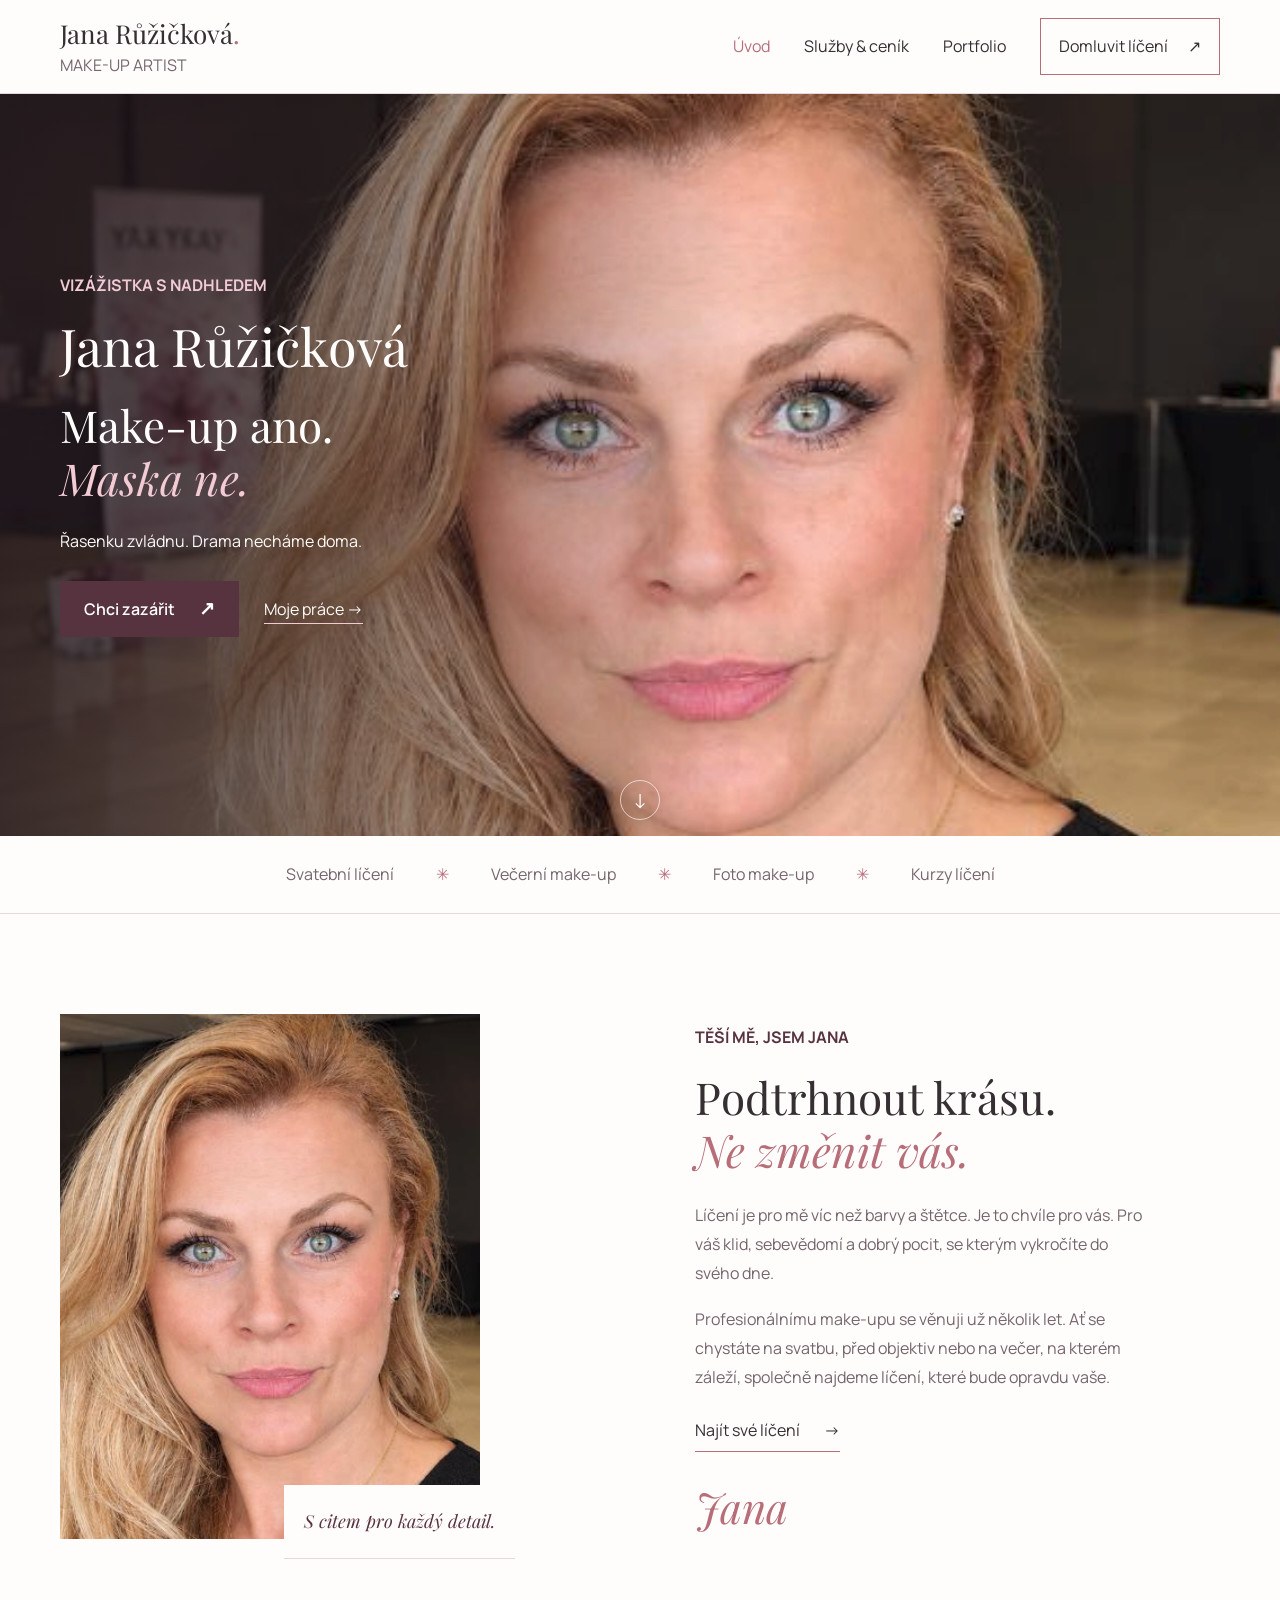
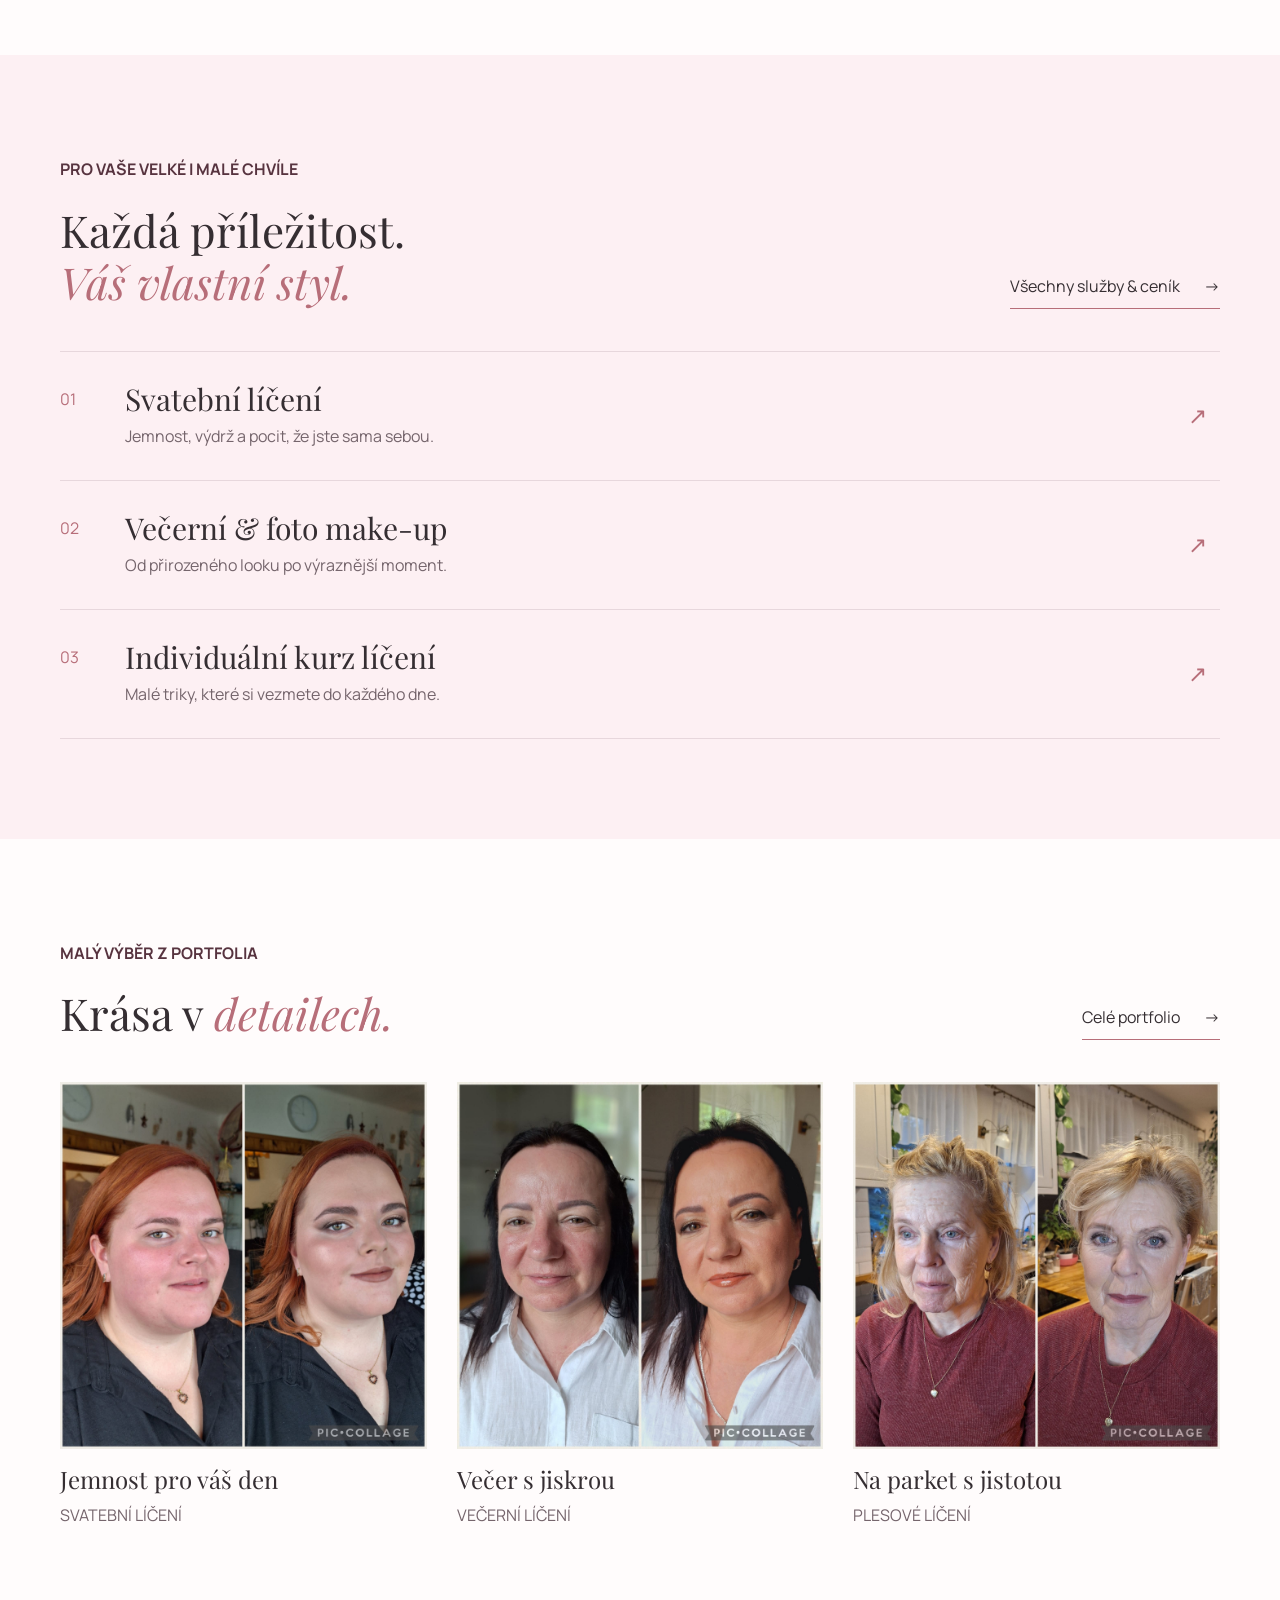
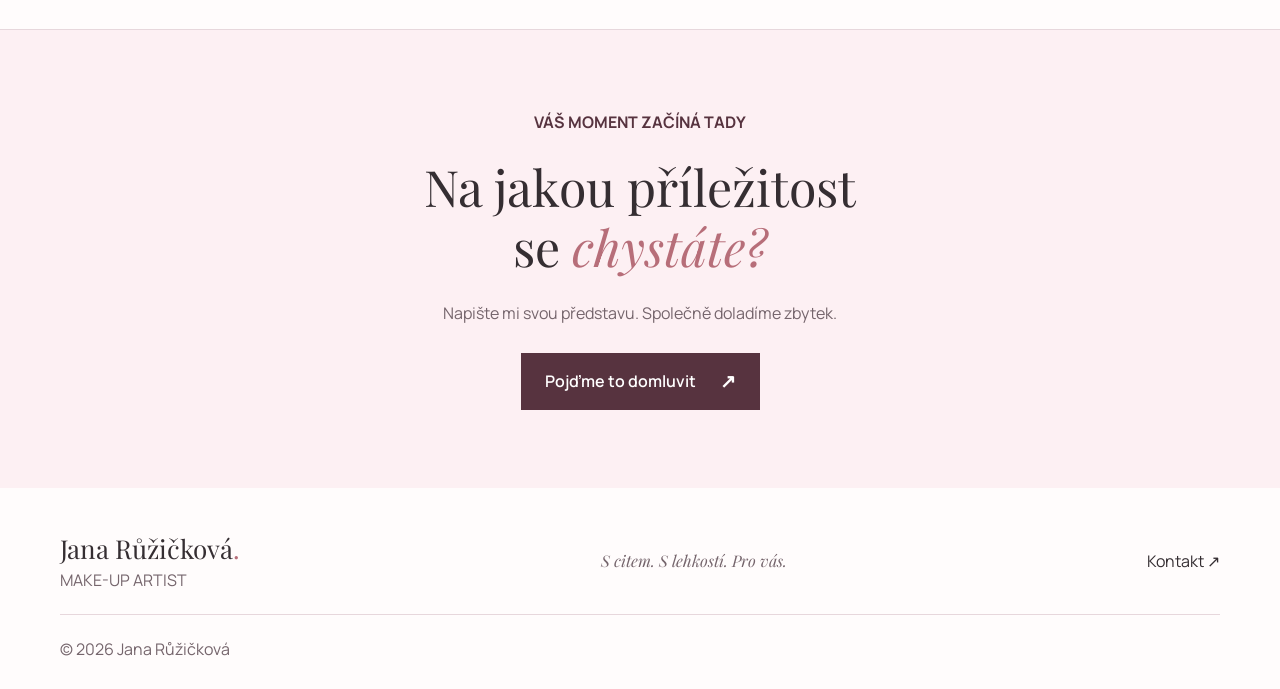
<file: index.html>
<!DOCTYPE html>
<html lang="cs">
<head>
  <meta charset="utf-8">
  <meta name="viewport" content="width=device-width, initial-scale=1">
  <meta name="description" content="Jana Růžičková, profesionální vizážistka. Svatební, večerní a fotografické líčení s citem pro vaši přirozenou krásu.">
  <meta name="theme-color" content="#fdf0f3">
  <title>Jana Růžičková | Make-up s citem</title>
  <link rel="preconnect" href="https://fonts.googleapis.com">
  <link rel="preconnect" href="https://fonts.gstatic.com" crossorigin>
  <link href="https://fonts.googleapis.com/css2?family=Manrope:wght@400;500;600;700&family=Playfair+Display:ital,wght@0,400;0,500;0,600;1,400;1,500&display=swap" rel="stylesheet">
  <link rel="stylesheet" href="styles.css?v=photos-20261106-2">
  <script src="script.js" defer></script>
</head>
<body>
  <a class="skip-link" href="#obsah">Přejít na obsah</a>
  <header class="site-header">
    <a class="brand" href="index.html" aria-label="Jana Růžičková, úvod"><span>Jana Růžičková<span class="brand-dot">.</span></span><small>MAKE-UP ARTIST</small></a>
    <button class="menu-toggle" type="button" aria-label="Otevřít menu" aria-controls="main-nav" aria-expanded="false"><span></span><span></span></button>
    <nav id="main-nav" class="main-nav" aria-label="Hlavní navigace"><a href="index.html" aria-current="page">Úvod</a><a href="sluzby.html">Služby & ceník</a><a href="galerie.html">Portfolio</a><a href="kontakt.html" class="nav-cta">Domluvit líčení <span aria-hidden="true">↗</span></a></nav>
  </header>
  <main id="obsah">
    <section class="hero">
      <img class="hero-image" src="Images/Jana.png" alt="Jana Růžičková s jemným líčením a úsměvem" fetchpriority="high" width="574" height="466">
      <div class="hero-shade" aria-hidden="true"></div>
      <div class="hero-content wrap"><p class="eyebrow">VIZÁŽISTKA S NADHLEDEM</p><h1>Jana Růžičková</h1><p class="hero-tagline">Make-up ano. <em>Maska ne.</em></p><p class="hero-copy">Řasenku zvládnu. Drama necháme doma.</p><a class="button" href="kontakt.html">Chci zazářit <span aria-hidden="true">↗</span></a><a class="hero-secondary" href="galerie.html">Moje práce <span aria-hidden="true">→</span></a></div>
      <a class="hero-scroll" href="#o-mne" aria-label="Přejít k představení"><span aria-hidden="true">↓</span></a>
    </section>
    <div class="specialties" aria-label="Specializace"><span>Svatební líčení</span><span class="separator" aria-hidden="true">✳</span><span>Večerní make-up</span><span class="separator" aria-hidden="true">✳</span><span>Foto make-up</span><span class="separator" aria-hidden="true">✳</span><span>Kurzy líčení</span></div>
    <section id="o-mne" class="about section wrap">
      <div class="about-photo reveal"><img src="Images/Jana.png" alt="Portrét Jany Růžičkové" width="574" height="466" loading="lazy"><span class="photo-note">S citem pro každý detail.</span></div>
      <div class="about-copy reveal"><p class="eyebrow">TĚŠÍ MĚ, JSEM JANA</p><h2>Podtrhnout krásu.<br><em>Ne změnit vás.</em></h2><p>Líčení je pro mě víc než barvy a štětce. Je to chvíle pro vás. Pro váš klid, sebevědomí a dobrý pocit, se kterým vykročíte do svého dne.</p><p>Profesionálnímu make-upu se věnuji už několik let. Ať se chystáte na svatbu, před objektiv nebo na večer, na kterém záleží, společně najdeme líčení, které bude opravdu vaše.</p><a class="text-link" href="sluzby.html">Najít své líčení <span aria-hidden="true">→</span></a><div class="signature">Jana</div></div>
    </section>
    <section class="services-preview section"><div class="wrap"><div class="section-heading reveal"><div><p class="eyebrow">PRO VAŠE VELKÉ I MALÉ CHVÍLE</p><h2>Každá příležitost.<br><em>Váš vlastní styl.</em></h2></div><a class="text-link" href="sluzby.html">Všechny služby & ceník <span aria-hidden="true">→</span></a></div><div class="service-list"><a href="sluzby.html#svatebni" class="service-row reveal"><span class="service-number">01</span><div><h3>Svatební líčení</h3><p>Jemnost, výdrž a pocit, že jste sama sebou.</p></div><span class="row-arrow" aria-hidden="true">↗</span></a><a href="sluzby.html#vecerni" class="service-row reveal"><span class="service-number">02</span><div><h3>Večerní & foto make-up</h3><p>Od přirozeného looku po výraznější moment.</p></div><span class="row-arrow" aria-hidden="true">↗</span></a><a href="sluzby.html#kurzy" class="service-row reveal"><span class="service-number">03</span><div><h3>Individuální kurz líčení</h3><p>Malé triky, které si vezmete do každého dne.</p></div><span class="row-arrow" aria-hidden="true">↗</span></a></div></div></section>
    <section class="section wrap"><div class="section-heading reveal"><div><p class="eyebrow">MALÝ VÝBĚR Z PORTFOLIA</p><h2>Krása v <em>detailech.</em></h2></div><a class="text-link" href="galerie.html">Celé portfolio <span aria-hidden="true">→</span></a></div><div class="featured-grid"><a class="work reveal" href="galerie.html"><div class="work-image"><img src="Images/svatba1.jpeg" alt="Svatební líčení před a po" loading="lazy" width="1800" height="1800"></div><div class="work-caption"><h3>Jemnost pro váš den</h3><span>SVATEBNÍ LÍČENÍ</span></div></a><a class="work reveal" href="galerie.html"><div class="work-image"><img src="Images/Večerní.jpeg" alt="Večerní líčení před a po" loading="lazy" width="1800" height="1800"></div><div class="work-caption"><h3>Večer s jiskrou</h3><span>VEČERNÍ LÍČENÍ</span></div></a><a class="work reveal" href="galerie.html"><div class="work-image"><img src="Images/Ples.jpeg" alt="Plesové líčení před a po" loading="lazy" width="1800" height="1800"></div><div class="work-caption"><h3>Na parket s jistotou</h3><span>PLESOVÉ LÍČENÍ</span></div></a></div></section>
    <section class="booking-band"><div class="wrap reveal"><p class="eyebrow">VÁŠ MOMENT ZAČÍNÁ TADY</p><h2>Na jakou příležitost<br>se <em>chystáte?</em></h2><p>Napište mi svou představu. Společně doladíme zbytek.</p><a class="button" href="kontakt.html">Pojďme to domluvit <span aria-hidden="true">↗</span></a></div></section>
  </main>
  <footer class="site-footer wrap"><a class="brand" href="index.html"><span>Jana Růžičková<span class="brand-dot">.</span></span><small>MAKE-UP ARTIST</small></a><p>S citem. S lehkostí. Pro vás.</p><a href="kontakt.html">Kontakt <span aria-hidden="true">↗</span></a><small class="copyright">© <span data-year>2026</span> Jana Růžičková</small></footer>
</body>
</html>
</file>
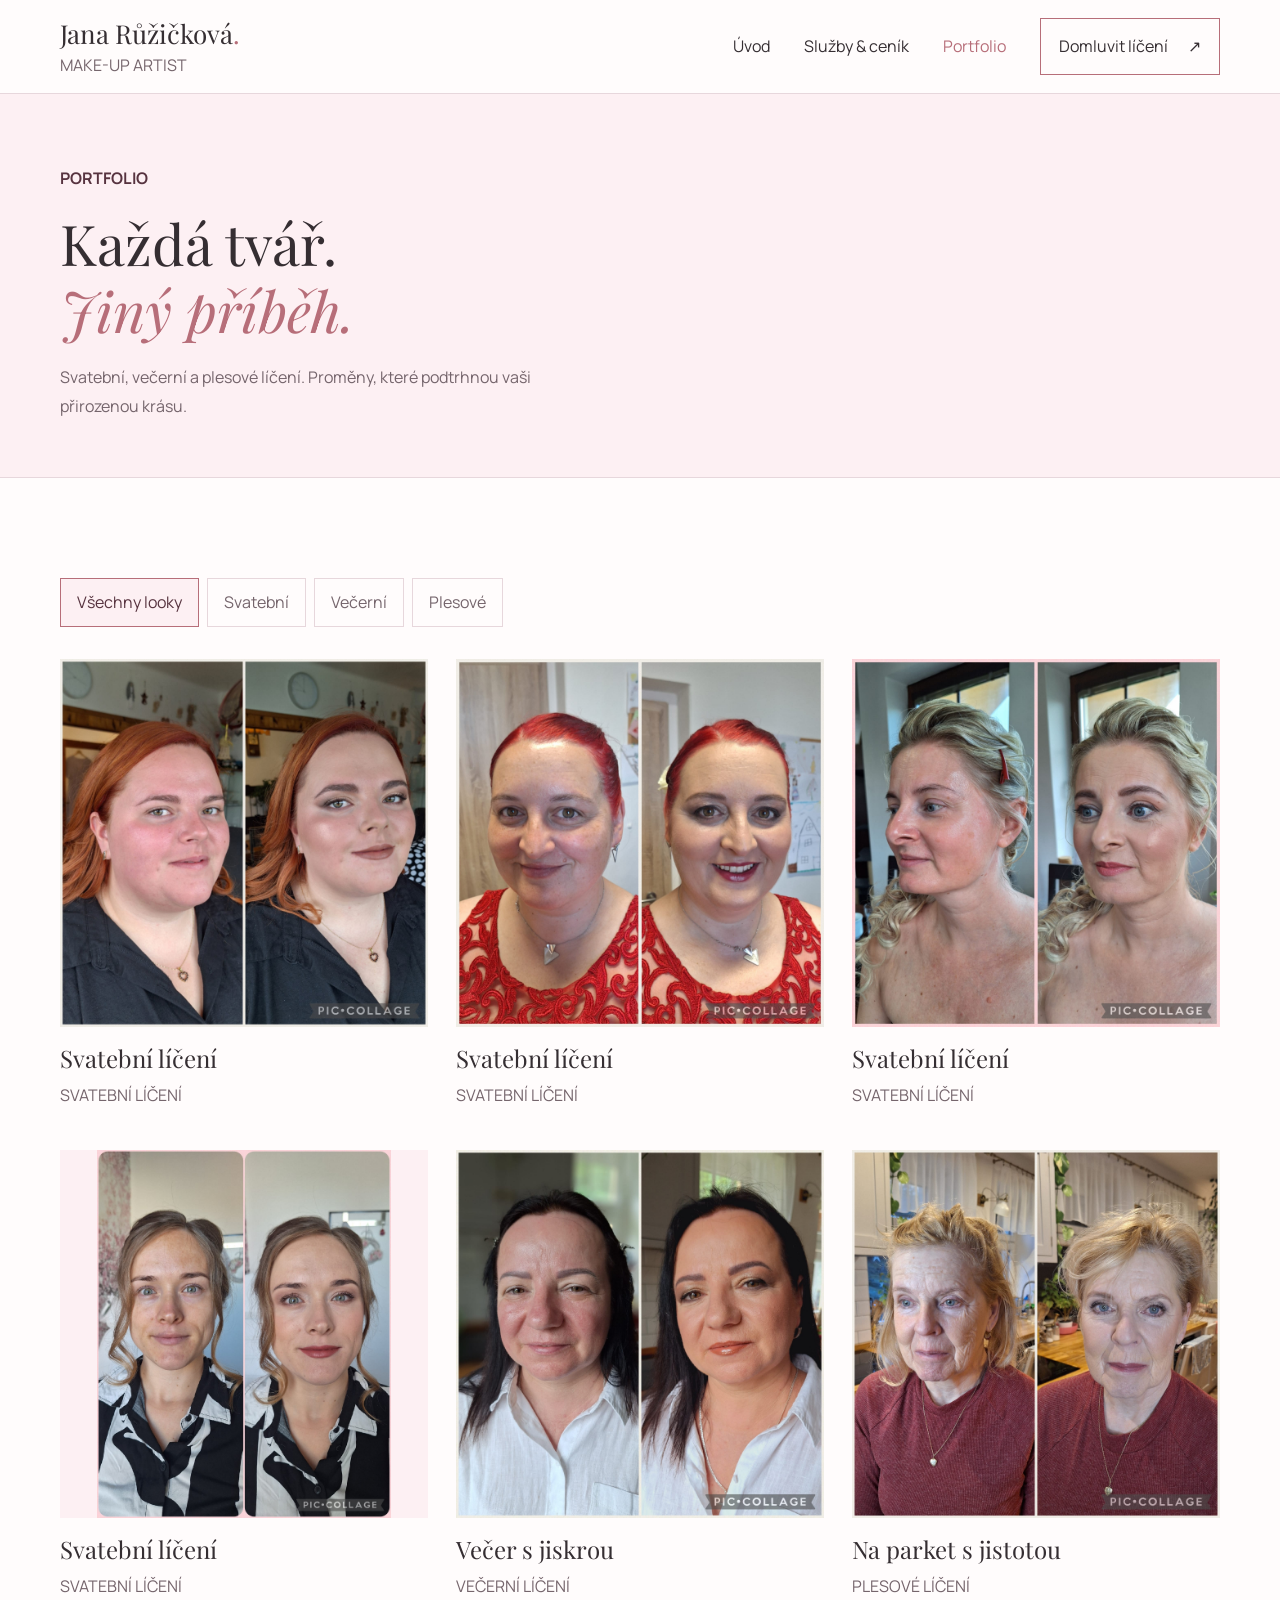
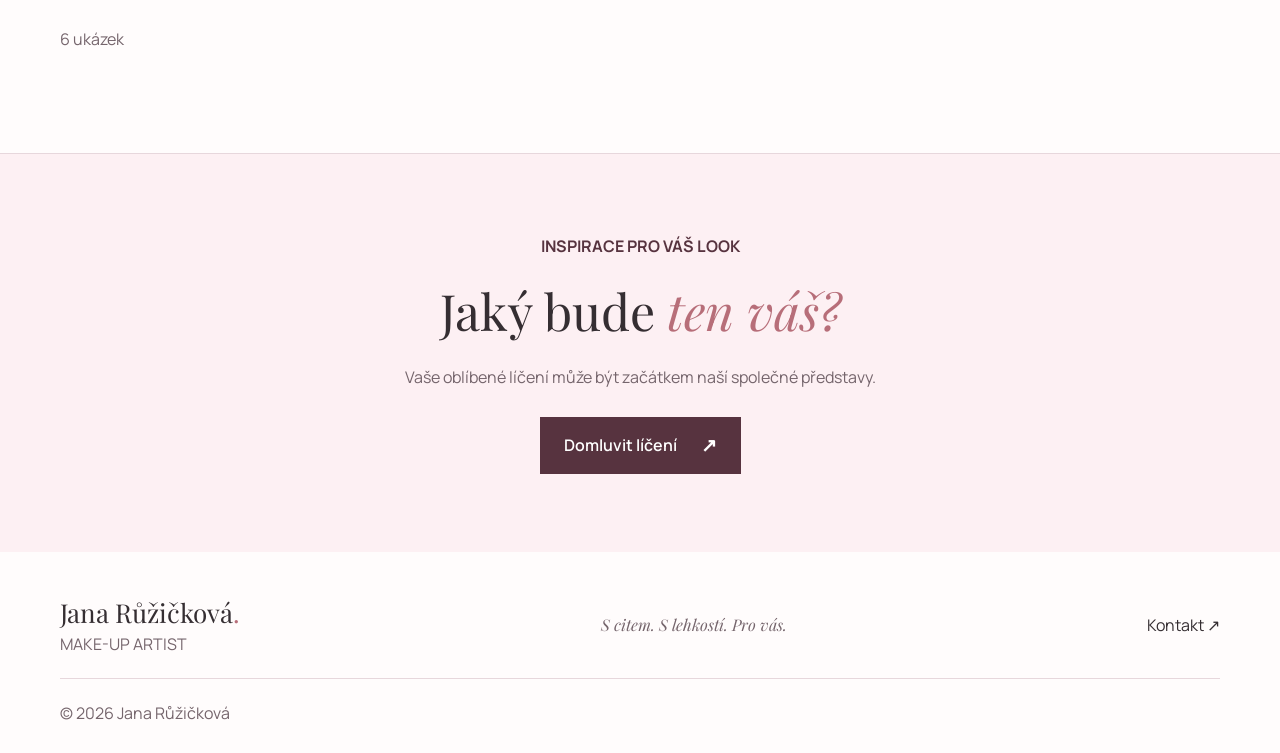
<file: galerie.html>
<!DOCTYPE html>
<html lang="cs">
<head>
  <meta charset="utf-8">
  <meta name="viewport" content="width=device-width, initial-scale=1">
  <meta name="description" content="Portfolio Jany Růžičkové. Ukázky svatebního, večerního a plesového líčení.">
  <meta name="theme-color" content="#fdf0f3">
  <title>Portfolio | Jana Růžičková</title>
  <link rel="preconnect" href="https://fonts.googleapis.com">
  <link rel="preconnect" href="https://fonts.gstatic.com" crossorigin>
  <link href="https://fonts.googleapis.com/css2?family=Manrope:wght@400;500;600;700&family=Playfair+Display:ital,wght@0,400;0,500;0,600;1,400;1,500&display=swap" rel="stylesheet">
  <link rel="stylesheet" href="styles.css?v=photos-20261106">
  <script src="script.js" defer></script>
</head>
<body>
  <a class="skip-link" href="#obsah">Přejít na obsah</a>
  <header class="site-header">
    <a class="brand" href="index.html" aria-label="Jana Růžičková, úvod"><span>Jana Růžičková<span class="brand-dot">.</span></span><small>MAKE-UP ARTIST</small></a>
    <button class="menu-toggle" type="button" aria-label="Otevřít menu" aria-controls="main-nav" aria-expanded="false"><span></span><span></span></button>
    <nav id="main-nav" class="main-nav" aria-label="Hlavní navigace"><a href="index.html">Úvod</a><a href="sluzby.html">Služby & ceník</a><a href="galerie.html" aria-current="page">Portfolio</a><a href="kontakt.html" class="nav-cta">Domluvit líčení <span aria-hidden="true">↗</span></a></nav>
  </header>
  <main id="obsah">
    <section class="page-intro"><div class="wrap"><p class="eyebrow">PORTFOLIO</p><h1>Každá tvář.<br><em>Jiný příběh.</em></h1><p>Svatební, večerní a plesové líčení. Proměny, které podtrhnou vaši přirozenou krásu.</p></div></section>
    <section class="section wrap" aria-label="Galerie líčení">
      <div class="filters" role="group" aria-label="Filtrovat portfolio"><button class="filter" data-filter="all" type="button" aria-pressed="true">Všechny looky</button><button class="filter" data-filter="svatebni" type="button" aria-pressed="false">Svatební</button><button class="filter" data-filter="vecerni" type="button" aria-pressed="false">Večerní</button><button class="filter" data-filter="ples" type="button" aria-pressed="false">Plesové</button></div>
      <div class="gallery-grid">
        <button type="button" class="gallery-item" data-category="svatebni" data-caption="Svatební líčení" aria-label="Zvětšit svatební líčení"><span class="work-image"><img src="Images/svatba1.jpeg" alt="Ukázka svatebního líčení" width="1800" height="1800"></span><span class="work-caption"><span class="work-title">Svatební líčení</span><span>SVATEBNÍ LÍČENÍ</span></span></button>
        <button type="button" class="gallery-item" data-category="svatebni" data-caption="Svatební líčení" aria-label="Zvětšit svatební líčení"><span class="work-image"><img src="Images/svatba2.jpeg" alt="Ukázka svatebního líčení" width="1800" height="1800"></span><span class="work-caption"><span class="work-title">Svatební líčení</span><span>SVATEBNÍ LÍČENÍ</span></span></button>
        <button type="button" class="gallery-item" data-category="svatebni" data-caption="Svatební líčení" aria-label="Zvětšit svatební líčení"><span class="work-image"><img src="Images/svatba3.jpeg" alt="Ukázka svatebního líčení" width="1800" height="1800"></span><span class="work-caption"><span class="work-title">Svatební líčení</span><span>SVATEBNÍ LÍČENÍ</span></span></button>
        <button type="button" class="gallery-item" data-category="svatebni" data-caption="Svatební líčení" aria-label="Zvětšit svatební líčení"><span class="work-image"><img src="Images/svatba4.jpeg" alt="Ukázka svatebního líčení" width="1440" height="1800" loading="lazy"></span><span class="work-caption"><span class="work-title">Svatební líčení</span><span>SVATEBNÍ LÍČENÍ</span></span></button>
        <button type="button" class="gallery-item" data-category="vecerni" data-caption="Večer s jiskrou · Večerní líčení" aria-label="Zvětšit večerní líčení"><span class="work-image"><img src="Images/Večerní.jpeg" alt="Večerní líčení před a po" width="1800" height="1800" loading="lazy"></span><span class="work-caption"><span class="work-title">Večer s jiskrou</span><span>VEČERNÍ LÍČENÍ</span></span></button>
        <button type="button" class="gallery-item" data-category="ples" data-caption="Na parket s jistotou · Plesové líčení" aria-label="Zvětšit plesové líčení"><span class="work-image"><img src="Images/Ples.jpeg" alt="Plesové líčení před a po" width="1800" height="1800" loading="lazy"></span><span class="work-caption"><span class="work-title">Na parket s jistotou</span><span>PLESOVÉ LÍČENÍ</span></span></button>
      </div>
      <p class="gallery-count" aria-live="polite" data-gallery-count>6 ukázek</p>
      <noscript><p>Pro zvětšování a filtrování fotografií je potřeba zapnout JavaScript.</p></noscript>
    </section>
    <section class="booking-band"><div class="wrap reveal"><p class="eyebrow">INSPIRACE PRO VÁŠ LOOK</p><h2>Jaký bude <em>ten váš?</em></h2><p>Vaše oblíbené líčení může být začátkem naší společné představy.</p><a class="button" href="kontakt.html">Domluvit líčení <span aria-hidden="true">↗</span></a></div></section>
  </main>
  <footer class="site-footer wrap"><a class="brand" href="index.html"><span>Jana Růžičková<span class="brand-dot">.</span></span><small>MAKE-UP ARTIST</small></a><p>S citem. S lehkostí. Pro vás.</p><a href="kontakt.html">Kontakt <span aria-hidden="true">↗</span></a><small class="copyright">© <span data-year>2026</span> Jana Růžičková</small></footer>
  <dialog class="lightbox" aria-labelledby="lightbox-caption"><div class="lightbox-inner"><div class="lightbox-top"><span data-lightbox-count></span><button type="button" class="icon-button lightbox-close" aria-label="Zavřít fotografii" title="Zavřít fotografii">×</button></div><div class="lightbox-stage"><img class="lightbox-image" src="Images/svatba1.jpeg" alt=""><button type="button" class="icon-button lightbox-prev" aria-label="Předchozí fotografie" title="Předchozí fotografie">←</button><button type="button" class="icon-button lightbox-next" aria-label="Další fotografie" title="Další fotografie">→</button></div><p id="lightbox-caption" class="lightbox-caption" aria-live="polite"></p></div></dialog>
</body>
</html>
</file>
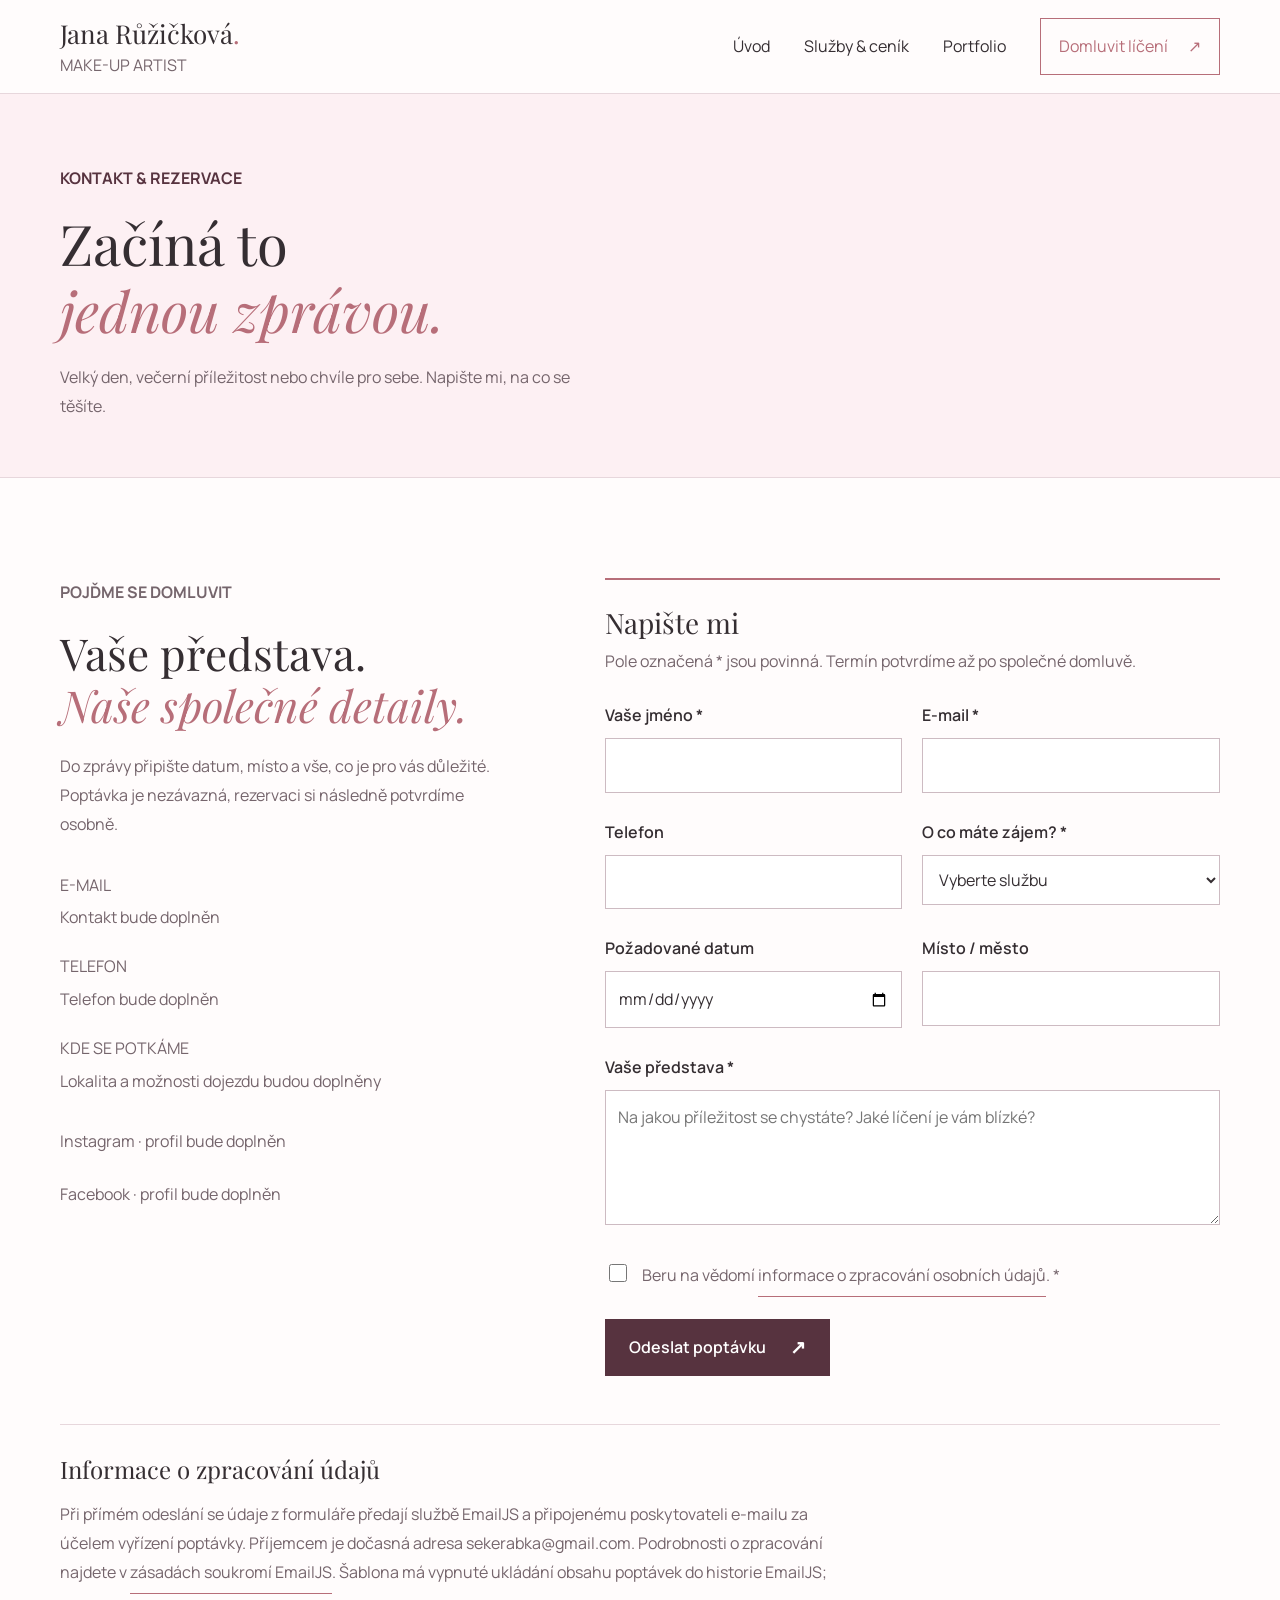
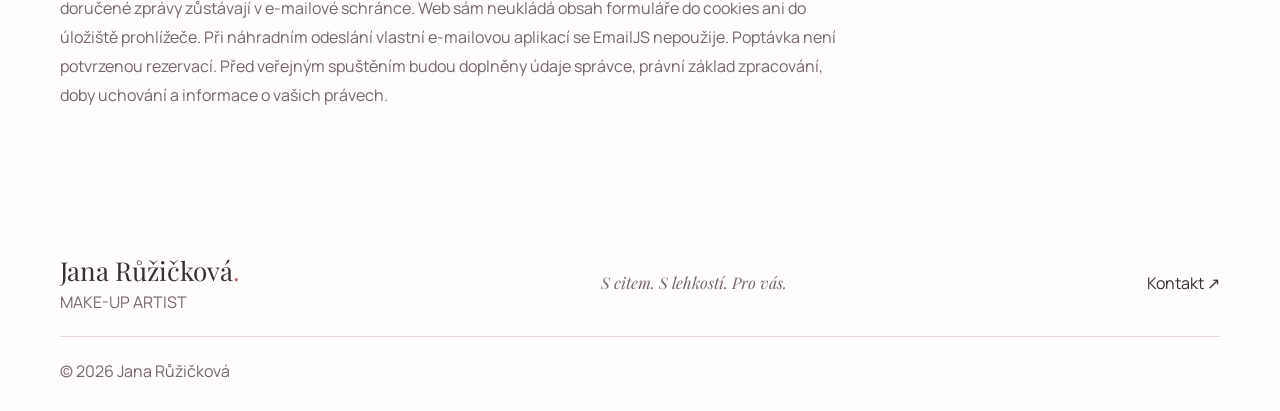
<file: kontakt.html>
<!DOCTYPE html>
<html lang="cs">
<head>
  <meta charset="utf-8">
  <meta name="viewport" content="width=device-width, initial-scale=1">
  <meta name="description" content="Domluvte si líčení s Janou Růžičkovou. Napište svou představu, vyberte službu a poptejte termín.">
  <meta name="theme-color" content="#fdf0f3">
  <title>Kontakt & rezervace | Jana Růžičková</title>
  <link rel="preconnect" href="https://fonts.googleapis.com">
  <link rel="preconnect" href="https://fonts.gstatic.com" crossorigin>
  <link href="https://fonts.googleapis.com/css2?family=Manrope:wght@400;500;600;700&family=Playfair+Display:ital,wght@0,400;0,500;0,600;1,400;1,500&display=swap" rel="stylesheet">
  <link rel="stylesheet" href="styles.css">
  <script src="script.js" defer></script>
</head>
<body>
  <a class="skip-link" href="#obsah">Přejít na obsah</a>
  <header class="site-header">
    <a class="brand" href="index.html" aria-label="Jana Růžičková, úvod"><span>Jana Růžičková<span class="brand-dot">.</span></span><small>MAKE-UP ARTIST</small></a>
    <button class="menu-toggle" type="button" aria-label="Otevřít menu" aria-controls="main-nav" aria-expanded="false"><span></span><span></span></button>
    <nav id="main-nav" class="main-nav" aria-label="Hlavní navigace"><a href="index.html">Úvod</a><a href="sluzby.html">Služby & ceník</a><a href="galerie.html">Portfolio</a><a href="kontakt.html" class="nav-cta" aria-current="page">Domluvit líčení <span aria-hidden="true">↗</span></a></nav>
  </header>
  <main id="obsah">
    <section class="page-intro"><div class="wrap"><p class="eyebrow">KONTAKT & REZERVACE</p><h1>Začíná to<br><em>jednou zprávou.</em></h1><p>Velký den, večerní příležitost nebo chvíle pro sebe. Napište mi, na co se těšíte.</p></div></section>
    <section class="section wrap">
      <div class="contact-layout">
        <div class="contact-copy"><p class="eyebrow">POJĎME SE DOMLUVIT</p><h2>Vaše představa.<br><em>Naše společné detaily.</em></h2><p>Do zprávy připište datum, místo a vše, co je pro vás důležité. Poptávka je nezávazná, rezervaci si následně potvrdíme osobně.</p><dl class="contact-list"><div><dt>E-MAIL</dt><dd class="not-set">Kontakt bude doplněn</dd></div><div><dt>TELEFON</dt><dd class="not-set">Telefon bude doplněn</dd></div><div><dt>KDE SE POTKÁME</dt><dd class="not-set">Lokalita a možnosti dojezdu budou doplněny</dd></div></dl><div class="social-links" aria-label="Sociální sítě"><span>Instagram · profil bude doplněn</span><span>Facebook · profil bude doplněn</span></div></div>
        <form class="contact-form" data-recipient="sekerabka@gmail.com" data-emailjs-service="service_dk5npqe" data-emailjs-template="template_lke91nn" data-emailjs-public-key="NuUZamnGaRw6nbXYi" method="post" action="kontakt.html">
          <input type="text" name="_honey" value="" autocomplete="off" tabindex="-1" hidden>
          <h2>Napište mi</h2><p class="form-note">Pole označená * jsou povinná. Termín potvrdíme až po společné domluvě.</p>
          <div class="form-grid">
            <div class="field"><label for="name">Vaše jméno *</label><input id="name" name="name" type="text" autocomplete="name" required maxlength="100" aria-describedby="name-error"><span class="field-error" id="name-error"></span></div>
            <div class="field"><label for="email">E-mail *</label><input id="email" name="email" type="email" autocomplete="email" required maxlength="254" aria-describedby="email-error"><span class="field-error" id="email-error"></span></div>
            <div class="field"><label for="phone">Telefon</label><input id="phone" name="phone" type="tel" autocomplete="tel" maxlength="30" aria-describedby="phone-error"><span class="field-error" id="phone-error"></span></div>
            <div class="field"><label for="service">O co máte zájem? *</label><select id="service" name="service" required aria-describedby="service-error"><option value="">Vyberte službu</option><option value="svatebni">Svatební líčení</option><option value="vecerni">Večerní make-up</option><option value="foto">Foto make-up</option><option value="kurz">Individuální kurz líčení</option><option value="jine">Ještě se rozhoduji</option></select><span class="field-error" id="service-error"></span></div>
            <div class="field"><label for="date">Požadované datum</label><input id="date" name="date" type="date" aria-describedby="date-error"><span class="field-error" id="date-error"></span></div>
            <div class="field"><label for="place">Místo / město</label><input id="place" name="place" type="text" autocomplete="address-level2" maxlength="150"></div>
            <div class="field full"><label for="message">Vaše představa *</label><textarea id="message" name="message" required maxlength="3000" placeholder="Na jakou příležitost se chystáte? Jaké líčení je vám blízké?" aria-describedby="message-error"></textarea><span class="field-error" id="message-error"></span></div>
          </div>
          <label class="form-check" for="consent"><input id="consent" name="consent" type="checkbox" required aria-describedby="consent-error"><span>Beru na vědomí <a class="text-link" href="#soukromi">informace o zpracování osobních údajů</a>. *</span></label><span class="field-error" id="consent-error"></span>
          <button class="button" type="submit" disabled><span data-submit-label>Odeslat poptávku</span><span aria-hidden="true">↗</span></button>
          <noscript><p>Pro odeslání formuláře zapněte JavaScript, nebo napište na <a class="text-link" href="mailto:sekerabka@gmail.com">sekerabka@gmail.com</a>.</p></noscript>
          <div class="form-status" role="status" aria-live="polite" aria-atomic="true" hidden><p data-form-result></p><a class="text-link" href="index.html" data-form-home hidden>Zpět na úvod <span aria-hidden="true">→</span></a><button class="button secondary" type="button" data-download hidden>Stáhnout poptávku <span aria-hidden="true">↓</span></button><button class="button secondary" type="button" data-email hidden>Otevřít e-mail <span aria-hidden="true">↗</span></button></div>
        </form>
      </div>
      <section id="soukromi" class="privacy"><h2>Informace o zpracování údajů</h2><p>Při přímém odeslání se údaje z formuláře předají službě EmailJS a připojenému poskytovateli e-mailu za účelem vyřízení poptávky. Příjemcem je dočasná adresa sekerabka@gmail.com. Podrobnosti o zpracování najdete v <a class="text-link" href="https://www.emailjs.com/legal/privacy-policy/" target="_blank" rel="noopener noreferrer">zásadách soukromí EmailJS</a>. Šablona má vypnuté ukládání obsahu poptávek do historie EmailJS; doručené zprávy zůstávají v e-mailové schránce. Web sám neukládá obsah formuláře do cookies ani do úložiště prohlížeče. Při náhradním odeslání vlastní e-mailovou aplikací se EmailJS nepoužije. Poptávka není potvrzenou rezervací. Před veřejným spuštěním budou doplněny údaje správce, právní základ zpracování, doby uchování a informace o vašich právech.</p></section>
    </section>
  </main>
  <footer class="site-footer wrap"><a class="brand" href="index.html"><span>Jana Růžičková<span class="brand-dot">.</span></span><small>MAKE-UP ARTIST</small></a><p>S citem. S lehkostí. Pro vás.</p><a href="kontakt.html">Kontakt <span aria-hidden="true">↗</span></a><small class="copyright">© <span data-year>2026</span> Jana Růžičková</small></footer>
</body>
</html>
</file>
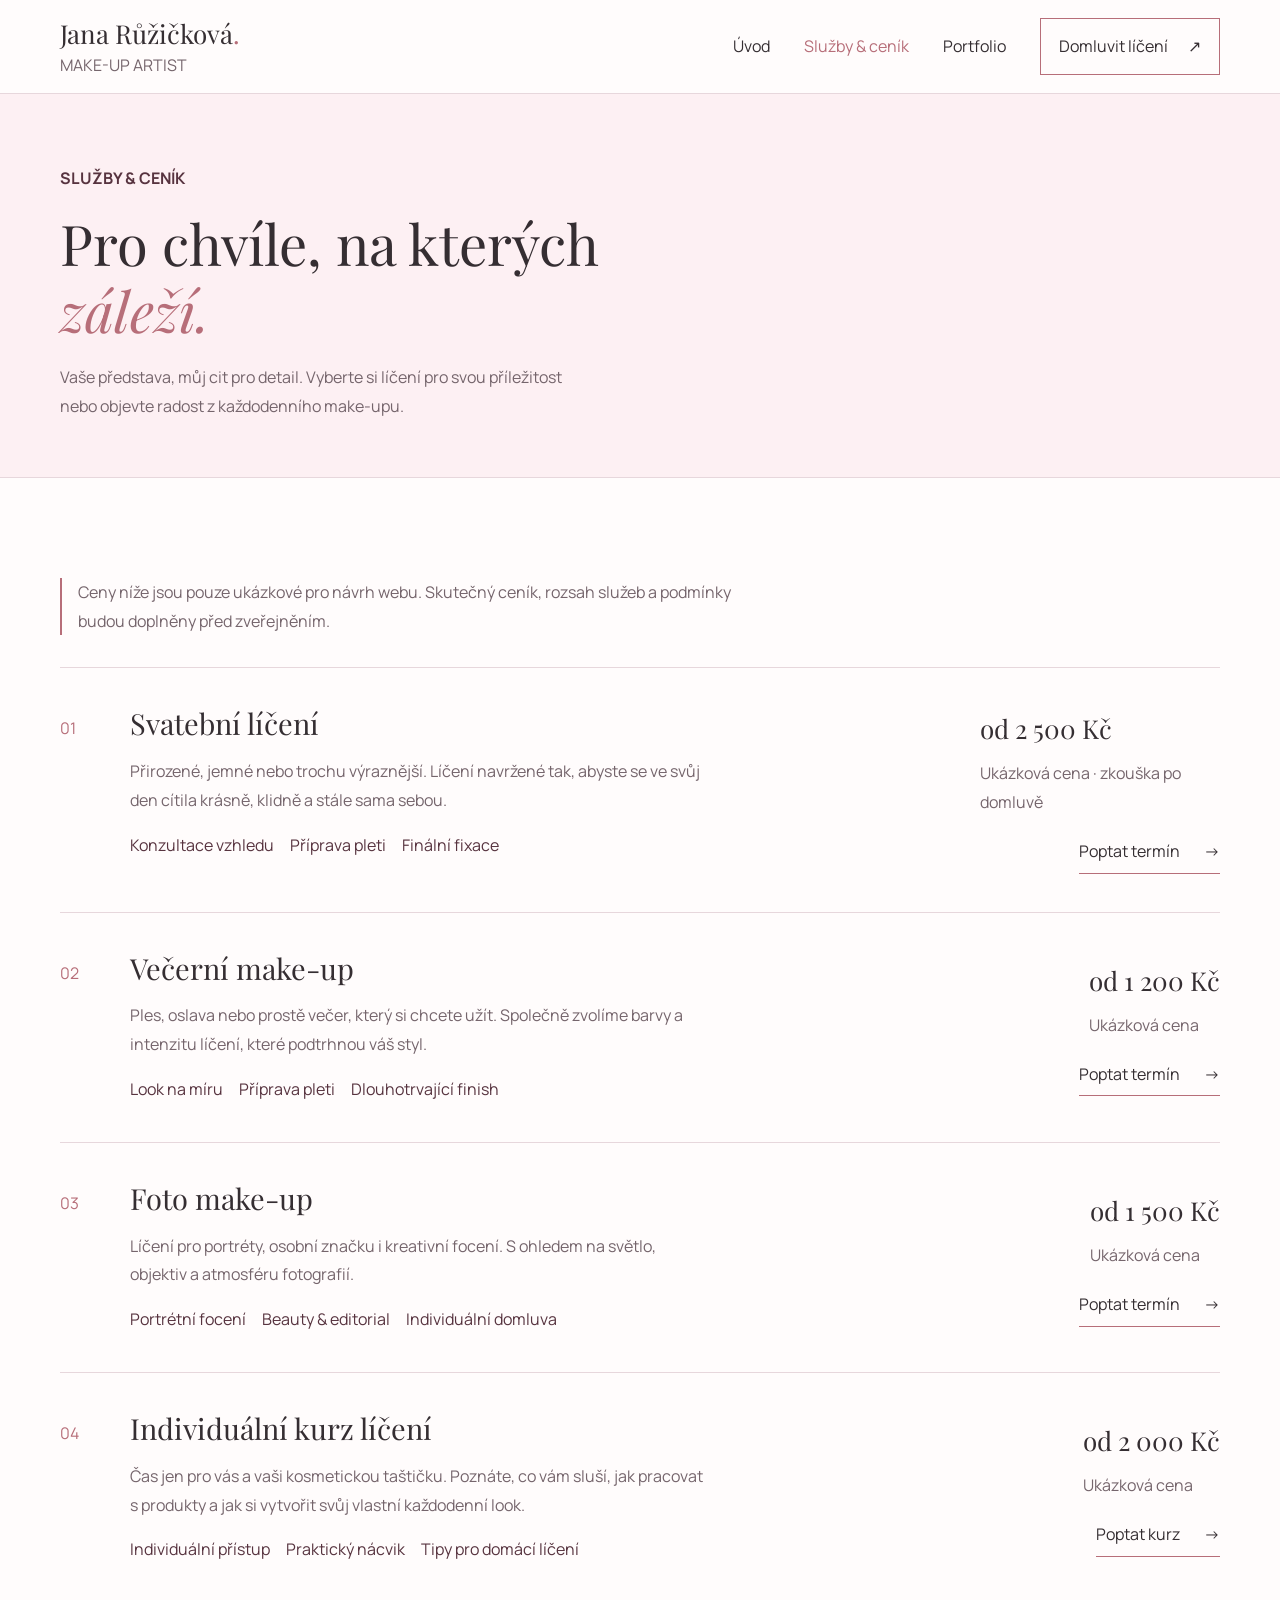
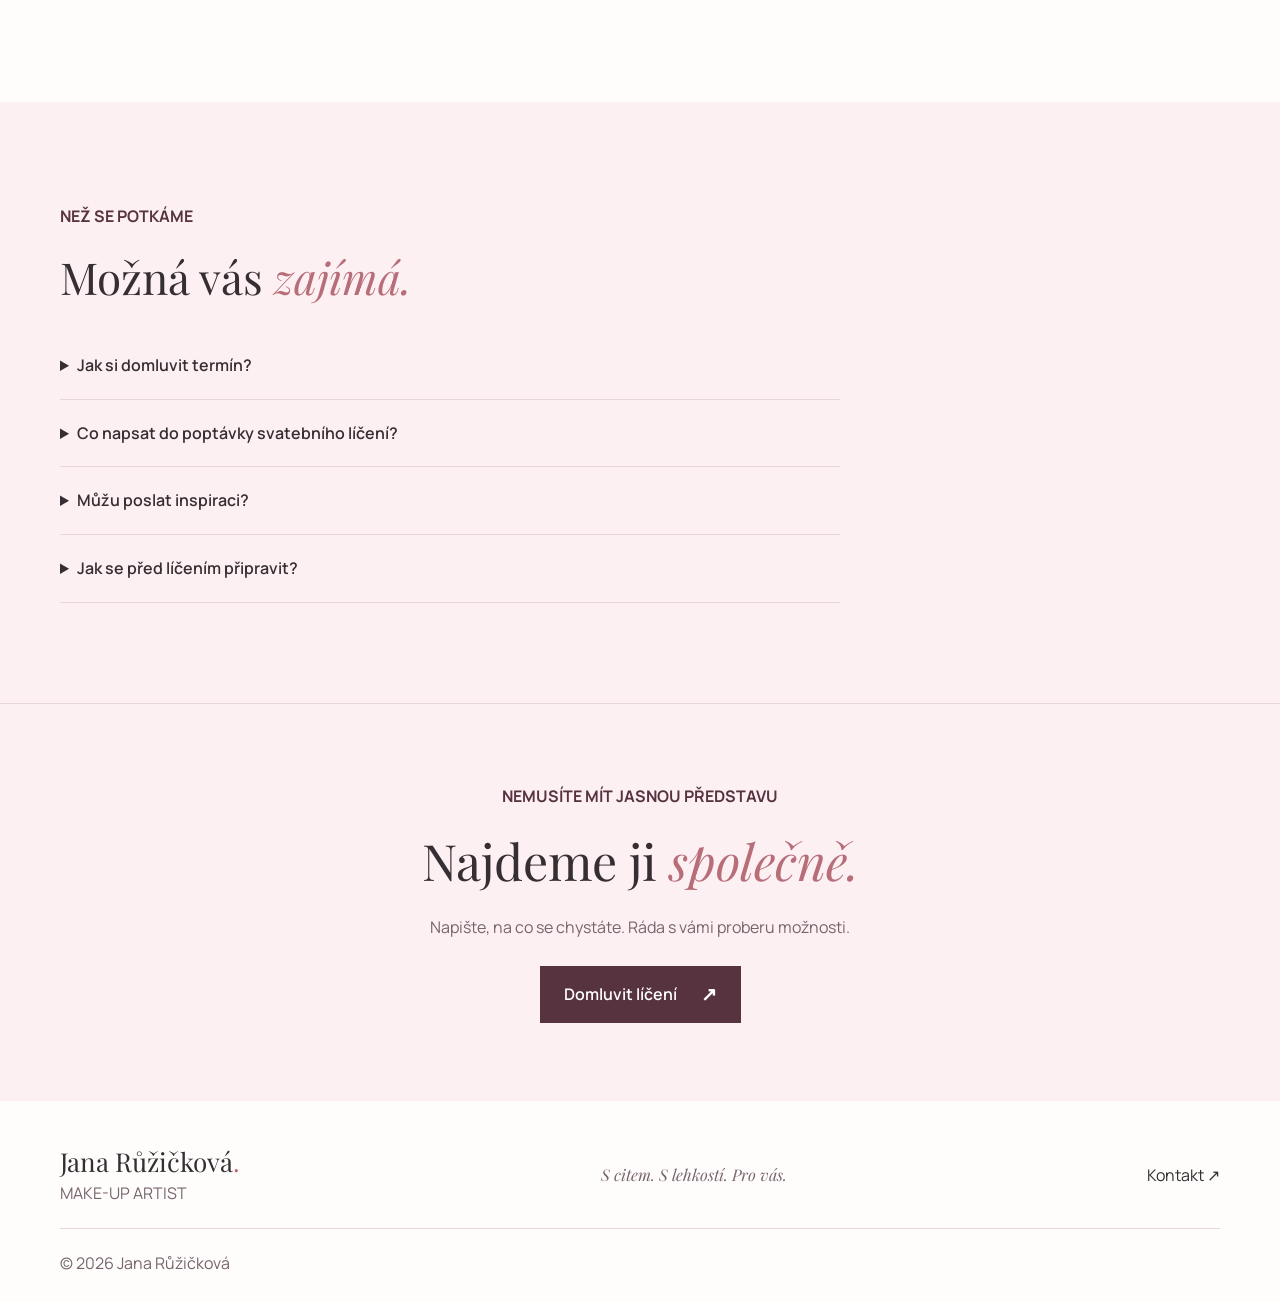
<file: sluzby.html>
<!DOCTYPE html>
<html lang="cs">
<head>
  <meta charset="utf-8">
  <meta name="viewport" content="width=device-width, initial-scale=1">
  <meta name="description" content="Svatební, večerní a fotografické líčení a individuální kurzy s Janou Růžičkovou. Přehled služeb a orientační ceník.">
  <meta name="theme-color" content="#fdf0f3">
  <title>Služby & ceník | Jana Růžičková</title>
  <link rel="preconnect" href="https://fonts.googleapis.com">
  <link rel="preconnect" href="https://fonts.gstatic.com" crossorigin>
  <link href="https://fonts.googleapis.com/css2?family=Manrope:wght@400;500;600;700&family=Playfair+Display:ital,wght@0,400;0,500;0,600;1,400;1,500&display=swap" rel="stylesheet">
  <link rel="stylesheet" href="styles.css">
  <script src="script.js" defer></script>
</head>
<body>
  <a class="skip-link" href="#obsah">Přejít na obsah</a>
  <header class="site-header">
    <a class="brand" href="index.html" aria-label="Jana Růžičková, úvod"><span>Jana Růžičková<span class="brand-dot">.</span></span><small>MAKE-UP ARTIST</small></a>
    <button class="menu-toggle" type="button" aria-label="Otevřít menu" aria-controls="main-nav" aria-expanded="false"><span></span><span></span></button>
    <nav id="main-nav" class="main-nav" aria-label="Hlavní navigace"><a href="index.html">Úvod</a><a href="sluzby.html" aria-current="page">Služby & ceník</a><a href="galerie.html">Portfolio</a><a href="kontakt.html" class="nav-cta">Domluvit líčení <span aria-hidden="true">↗</span></a></nav>
  </header>
  <main id="obsah">
    <section class="page-intro"><div class="wrap"><p class="eyebrow">SLUŽBY & CENÍK</p><h1>Pro chvíle, na kterých<br><em>záleží.</em></h1><p>Vaše představa, můj cit pro detail. Vyberte si líčení pro svou příležitost nebo objevte radost z každodenního make-upu.</p></div></section>
    <section class="section wrap" aria-label="Přehled služeb a cen">
      <p class="price-note">Ceny níže jsou pouze ukázkové pro návrh webu. Skutečný ceník, rozsah služeb a podmínky budou doplněny před zveřejněním.</p>
      <article id="svatebni" class="price-service reveal"><span class="service-number">01</span><div><h2>Svatební líčení</h2><p>Přirozené, jemné nebo trochu výraznější. Líčení navržené tak, abyste se ve svůj den cítila krásně, klidně a stále sama sebou.</p><div class="service-meta"><span>Konzultace vzhledu</span><span>Příprava pleti</span><span>Finální fixace</span></div></div><div class="price-action"><div class="price">od 2 500 Kč<small>Ukázková cena · zkouška po domluvě</small></div><a class="text-link" href="kontakt.html?sluzba=svatebni">Poptat termín <span aria-hidden="true">→</span></a></div></article>
      <article id="vecerni" class="price-service reveal"><span class="service-number">02</span><div><h2>Večerní make-up</h2><p>Ples, oslava nebo prostě večer, který si chcete užít. Společně zvolíme barvy a intenzitu líčení, které podtrhnou váš styl.</p><div class="service-meta"><span>Look na míru</span><span>Příprava pleti</span><span>Dlouhotrvající finish</span></div></div><div class="price-action"><div class="price">od 1 200 Kč<small>Ukázková cena</small></div><a class="text-link" href="kontakt.html?sluzba=vecerni">Poptat termín <span aria-hidden="true">→</span></a></div></article>
      <article id="foto" class="price-service reveal"><span class="service-number">03</span><div><h2>Foto make-up</h2><p>Líčení pro portréty, osobní značku i kreativní focení. S ohledem na světlo, objektiv a atmosféru fotografií.</p><div class="service-meta"><span>Portrétní focení</span><span>Beauty & editorial</span><span>Individuální domluva</span></div></div><div class="price-action"><div class="price">od 1 500 Kč<small>Ukázková cena</small></div><a class="text-link" href="kontakt.html?sluzba=foto">Poptat termín <span aria-hidden="true">→</span></a></div></article>
      <article id="kurzy" class="price-service reveal"><span class="service-number">04</span><div><h2>Individuální kurz líčení</h2><p>Čas jen pro vás a vaši kosmetickou taštičku. Poznáte, co vám sluší, jak pracovat s produkty a jak si vytvořit svůj vlastní každodenní look.</p><div class="service-meta"><span>Individuální přístup</span><span>Praktický nácvik</span><span>Tipy pro domácí líčení</span></div></div><div class="price-action"><div class="price">od 2 000 Kč<small>Ukázková cena</small></div><a class="text-link" href="kontakt.html?sluzba=kurz">Poptat kurz <span aria-hidden="true">→</span></a></div></article>
    </section>
    <section class="services-preview section"><div class="wrap"><div class="faq"><p class="eyebrow">NEŽ SE POTKÁME</p><h2>Možná vás <em>zajímá.</em></h2><details><summary>Jak si domluvit termín?</summary><p>Do poptávky napište vybranou službu, požadované datum a svou představu. Poptávka není závaznou rezervací; termín je potřeba potvrdit po vzájemné domluvě.</p></details><details><summary>Co napsat do poptávky svatebního líčení?</summary><p>Uveďte datum svatby, místo příprav a čas, kdy potřebujete být hotová. Připište také, zda máte zájem o zkoušku nebo o líčení dalších osob.</p></details><details><summary>Můžu poslat inspiraci?</summary><p>Určitě. V poptávce můžete přidat odkaz na oblíbený look. Inspirace je dobrý začátek; finální líčení přizpůsobíme vám.</p></details><details><summary>Jak se před líčením připravit?</summary><p>Přijďte ideálně s čistou pletí bez make-upu. Podrobnosti k přípravě a vše, co souvisí s konkrétní službou, probereme při domlouvání termínu.</p></details></div></div></section>
    <section class="booking-band"><div class="wrap reveal"><p class="eyebrow">NEMUSÍTE MÍT JASNOU PŘEDSTAVU</p><h2>Najdeme ji <em>společně.</em></h2><p>Napište, na co se chystáte. Ráda s vámi proberu možnosti.</p><a class="button" href="kontakt.html">Domluvit líčení <span aria-hidden="true">↗</span></a></div></section>
  </main>
  <footer class="site-footer wrap"><a class="brand" href="index.html"><span>Jana Růžičková<span class="brand-dot">.</span></span><small>MAKE-UP ARTIST</small></a><p>S citem. S lehkostí. Pro vás.</p><a href="kontakt.html">Kontakt <span aria-hidden="true">↗</span></a><small class="copyright">© <span data-year>2026</span> Jana Růžičková</small></footer>
</body>
</html>
</file>
<file: styles.css>
:root { --pink: #fdf0f3; --rose: #b76e79; --wine: #57333f; --ink: #352e32; --muted: #75656c; --line: #e7d7dc; --paper: #fffcfc; --serif: 'Playfair Display', Georgia, serif; --sans: 'Manrope', sans-serif; }
* { box-sizing: border-box; }
html { scroll-behavior: smooth; scroll-padding-top: 100px; }
body { margin: 0; background: var(--paper); color: var(--ink); font-family: var(--sans); font-size: 16px; line-height: 1.8; }
body.locked { overflow: hidden; }
button, input, select, textarea { font: inherit; }
button, a, input, select, textarea { -webkit-tap-highlight-color: transparent; }
a { color: inherit; text-decoration: none; }
button { cursor: pointer; }
img { display: block; width: 100%; height: 100%; object-fit: cover; }
button, input, select, textarea { border-radius: 0; }
:focus-visible { outline: 2px solid var(--wine); outline-offset: 5px; }
::selection { background: #eec8d1; color: var(--wine); }
h1, h2, h3, p { margin: 0; }
h1, h2, h3 { font-family: var(--serif); font-weight: 400; line-height: 1.2; }
h1 { font-size: 42px; }
h2 { font-size: 34px; }
h3 { font-size: 24px; }
em { font-weight: inherit; color: var(--rose); }
p + p { margin-top: 18px; }
[hidden] { display: none !important; }
.wrap { width: min(1160px, calc(100% - 40px)); margin-inline: auto; }
.section { padding-block: 64px; }
.eyebrow { color: var(--wine); font-size: 16px; font-weight: 700; letter-spacing: 0; margin-bottom: 20px; }
.skip-link { position: fixed; top: -100px; left: 12px; padding: 10px 20px; background: var(--paper); z-index: 100; }
.skip-link:focus { top: 10px; }
.site-header { height: 84px; padding-inline: 20px; display: flex; align-items: center; justify-content: space-between; background: var(--paper); border-bottom: 1px solid var(--line); position: relative; z-index: 30; }
.brand { display: inline-flex; flex-direction: column; line-height: 1.2; flex-shrink: 0; }
.brand > span { font-family: var(--serif); font-size: 23px; }
.brand small { font-size: 16px; margin-top: 7px; color: var(--muted); }
.brand-dot { color: var(--rose); }
.menu-toggle { width: 44px; height: 44px; border: 0; background: none; display: flex; flex-direction: column; align-items: center; justify-content: center; gap: 7px; position: relative; z-index: 40; }
.menu-toggle span { width: 24px; height: 1px; background: var(--wine); transition: transform .25s; }
.menu-toggle[aria-expanded="true"] span:first-child { transform: translateY(4px) rotate(45deg); }
.menu-toggle[aria-expanded="true"] span:last-child { transform: translateY(-4px) rotate(-45deg); }
.main-nav { position: fixed; inset: 84px 0 0; background: var(--pink); display: flex; flex-direction: column; gap: 28px; padding: 60px 32px; transform: translateX(100%); visibility: hidden; transition: transform .3s, visibility .3s; }
.main-nav.is-open { transform: translateX(0); visibility: visible; }
.main-nav > a { font-family: var(--serif); font-size: 28px; }
.main-nav a[aria-current="page"] { color: var(--rose); }
.main-nav .nav-cta { font-family: var(--sans); font-size: 16px; padding: 13px 18px; border: 1px solid var(--rose); display: flex; justify-content: space-between; gap: 20px; }
.hero { position: relative; min-height: min(680px, calc(100svh - 140px)); display: flex; align-items: center; overflow: hidden; background: #23191e; color: var(--paper); }
.hero-image, .hero-shade { position: absolute; inset: 0; }
.hero-image { height: min(390px, 42svh); object-position: center 38%; }
.hero-shade { background: linear-gradient(180deg, transparent calc(min(390px, 42svh) - 72px), #23191e min(390px, 42svh)); }
.hero-content { z-index: 1; padding-block: calc(min(390px, 42svh) - 6px) 50px; }
.hero-content .eyebrow { color: #f3cbd5; font-size: 14px; line-height: 1.5; margin-bottom: 8px; }
.hero-content h1 { font-size: 30px; }
.hero-content .hero-tagline { font-family: var(--serif); font-size: 24px; line-height: 1.2; margin-top: 10px; }
.hero-tagline em { color: #f3cbd5; }
.hero-content .hero-copy { color: var(--paper); line-height: 1.5; margin: 12px 0 16px; }
.hero-content .button { padding-inline: 14px; gap: 12px; }
.button { display: inline-flex; align-items: center; justify-content: center; gap: 24px; background: var(--wine); border: 1px solid var(--wine); color: white; min-height: 50px; padding: 13px 23px; font-size: 16px; font-weight: 600; transition: background .2s, transform .2s; }
.button:hover { background: #744657; transform: translateY(-2px); }
.button:disabled { opacity: .5; cursor: not-allowed; transform: none; }
.button span { font-size: 19px; line-height: 1; }
.button.secondary { background: transparent; color: var(--wine); }
.hero-secondary { display: inline-block; width: fit-content; margin-left: 16px; font-size: 16px; border-bottom: 1px solid #f3cbd5; }
.hero-scroll { position: absolute; z-index: 1; bottom: 16px; left: calc(50% - 20px); border: 1px solid rgba(255,252,252,.65); border-radius: 50%; width: 40px; height: 40px; display: grid; place-items: center; font-size: 20px; }
.specialties { display: flex; justify-content: center; flex-wrap: wrap; align-items: center; gap: 12px 20px; padding: 22px 20px; border-bottom: 1px solid var(--line); font-size: 16px; color: var(--muted); }
.separator { color: var(--rose); }
.specialties .separator:nth-of-type(6) { display: none; }
.about { display: grid; gap: 44px; }
.about-photo { position: relative; width: 86%; aspect-ratio: 4 / 5; margin-bottom: 16px; }
.about-photo img { object-position: 65% center; }
.photo-label { position: absolute; left: 16px; bottom: 16px; font-size: 16px; color: #6c4b55; background: rgba(255,252,252,.85); padding: 5px 9px; }
.photo-note { position: absolute; right: -35px; bottom: -20px; background: var(--paper); border-bottom: 1px solid var(--line); padding: 20px; font-family: var(--serif); font-style: italic; color: var(--wine); font-size: 18px; }
.about-copy h2 { margin-bottom: 24px; }
.about-copy p:not(.eyebrow) { color: var(--muted); }
.text-link { display: inline-flex; align-items: center; gap: 24px; font-size: 16px; border-bottom: 1px solid var(--rose); padding-bottom: 7px; width: fit-content; }
.text-link:hover { color: var(--rose); }
.about-copy .text-link { margin-top: 24px; }
.signature { font-family: var(--serif); font-style: italic; font-size: 42px; color: var(--rose); margin-top: 18px; }
.services-preview { background: var(--pink); }
.section-heading { display: flex; flex-direction: column; align-items: flex-start; gap: 24px; margin-bottom: 34px; }
.service-row { display: grid; grid-template-columns: 25px 1fr 20px; gap: 15px; align-items: center; border-top: 1px solid var(--line); padding: 25px 0; }
.service-row:last-child { border-bottom: 1px solid var(--line); }
.service-number { color: var(--rose); font-size: 16px; align-self: start; padding-top: 4px; }
.service-row h3 { font-size: 23px; }
.service-row p { color: var(--muted); font-size: 16px; margin-top: 8px; }
.row-arrow { font-size: 23px; color: var(--rose); transition: transform .2s; }
.service-row:hover .row-arrow { transform: translate(3px, -3px); }
.featured-grid { display: grid; gap: 30px; }
.work { display: block; min-width: 0; }
.work-image { display: block; position: relative; aspect-ratio: 1; overflow: hidden; background: var(--pink); }
.work-image img { object-fit: contain; }
.tone-sage img { filter: hue-rotate(105deg) saturate(.35); }
.tone-deep img { filter: saturate(.75) brightness(.88); }
.work-caption { display: block; margin-top: 16px; }
.work-caption h3 { font-size: 22px; }
.work-caption > span { display: block; font-size: 16px; color: var(--muted); margin-top: 7px; }
.work-caption > .work-title { font-family: var(--serif); font-size: 18px; line-height: 1.3; color: var(--ink); margin-top: 0; }
.booking-band { text-align: center; background: var(--pink); padding: 64px 0; border-top: 1px solid var(--line); }
.booking-band p:not(.eyebrow) { color: var(--muted); margin: 22px 0 25px; }
.site-footer { display: flex; align-items: flex-start; flex-direction: column; gap: 24px; padding-block: 36px; }
.site-footer > p { font-family: var(--serif); font-style: italic; color: var(--muted); }
.site-footer > a:not(.brand) { font-size: 16px; }
.copyright { font-size: 16px; color: var(--muted); width: 100%; border-top: 1px solid var(--line); padding-top: 20px; }
.page-intro { padding-block: 52px 38px; background: var(--pink); border-bottom: 1px solid var(--line); }
.page-intro h1 { margin-bottom: 20px; }
.page-intro p:not(.eyebrow) { max-width: 540px; color: var(--muted); }
.page-intro .eyebrow { margin-bottom: 16px; }
.price-note { color: var(--muted); font-size: 16px; margin-bottom: 32px; max-width: 700px; border-left: 2px solid var(--rose); padding-left: 16px; }
.price-service { display: grid; gap: 24px; padding-block: 32px; border-top: 1px solid var(--line); scroll-margin-top: 20px; }
.price-service h2 { font-size: 29px; margin: 8px 0 16px; }
.price-service p { color: var(--muted); }
.service-meta { display: flex; gap: 16px; flex-wrap: wrap; margin-top: 16px; color: var(--wine); font-size: 16px; }
.price { font-family: var(--serif); font-size: 26px; white-space: nowrap; }
.price small { display: block; font-family: var(--sans); font-size: 16px; color: var(--muted); margin-top: 6px; white-space: normal; }
.price-action { display: flex; flex-wrap: wrap; justify-content: space-between; align-items: center; gap: 20px; }
.faq { max-width: 780px; }
.faq > h2 { margin-bottom: 28px; }
details { border-bottom: 1px solid var(--line); padding: 19px 0; }
summary { cursor: pointer; font-weight: 600; padding-right: 10px; }
details p { color: var(--muted); margin-top: 15px; }
.filters { display: flex; flex-wrap: wrap; gap: 8px; margin-bottom: 32px; }
.filter { border: 1px solid var(--line); background: transparent; color: var(--muted); min-height: 44px; padding: 9px 16px; font-size: 16px; }
.filter[aria-pressed="true"] { color: var(--wine); background: var(--pink); border-color: var(--rose); }
.gallery-grid { display: grid; grid-template-columns: repeat(2, minmax(0, 1fr)); gap: 22px 12px; }
.gallery-item { border: 0; padding: 0; text-align: left; background: transparent; color: var(--ink); }
.gallery-item .work-caption h3 { font-size: 18px; }
.gallery-item .photo-label { left: 8px; right: 8px; bottom: 8px; width: fit-content; font-size: 16px; padding: 4px 6px; }
.gallery-item:hover img { transform: scale(1.035); }
.gallery-count { color: var(--muted); font-size: 16px; margin-top: 24px; }
.lightbox { width: 100vw; max-width: none; height: 100dvh; max-height: none; padding: 0; margin: 0; border: 0; background: #211c20; color: white; }
.lightbox::backdrop { background: #211c20; }
.lightbox-inner { height: 100%; display: flex; flex-direction: column; padding: 16px; }
.lightbox-top { display: flex; justify-content: space-between; align-items: center; font-size: 16px; }
.icon-button { background: transparent; color: inherit; border: 1px solid #776d73; width: 44px; height: 44px; display: grid; place-items: center; font-size: 24px; flex-shrink: 0; }
.lightbox :focus-visible { outline-color: white; }
.lightbox-stage { position: relative; flex: 1; min-height: 0; display: grid; place-items: center; margin: 16px 0; }
.lightbox-image { max-height: 100%; width: 100%; object-fit: contain; touch-action: pan-y; }
.lightbox-prev, .lightbox-next { position: absolute; top: calc(50% - 22px); background: rgba(33,28,32,.7); }
.lightbox-prev { left: 0; }
.lightbox-next { right: 0; }
.lightbox-caption { text-align: center; font-family: var(--serif); font-size: 20px; padding: 8px 0 16px; }
.contact-layout { display: grid; gap: 45px; }
.contact-copy h2 { margin-bottom: 20px; }
.contact-copy > p { color: var(--muted); }
.contact-list { display: grid; gap: 20px; margin-block: 32px; }
.contact-list dt { font-size: 16px; color: var(--muted); }
.contact-list dd { margin: 4px 0 0; font-family: var(--serif); font-size: 20px; }
.contact-list dd a { border-bottom: 1px solid var(--rose); }
.contact-list .not-set { font-family: var(--sans); font-size: 16px; color: var(--muted); }
.social-links { display: flex; gap: 24px; flex-wrap: wrap; }
.social-links span { font-size: 16px; color: var(--muted); }
.contact-form { border-top: 2px solid var(--rose); padding-top: 26px; }
.contact-form h2 { font-size: 28px; margin-bottom: 8px; }
.form-note { font-size: 16px; color: var(--muted); margin-bottom: 25px; }
.form-grid { display: grid; gap: 20px; }
.field label { display: block; font-size: 16px; font-weight: 600; margin-bottom: 8px; }
.field input, .field select, .field textarea { width: 100%; background: white; border: 1px solid #cdbbc2; padding: 12px; min-height: 48px; color: var(--ink); }
.field textarea { min-height: 135px; resize: vertical; }
.field input[aria-invalid="true"], .field textarea[aria-invalid="true"], .field select[aria-invalid="true"] { border-color: #a12e47; }
.field-error { color: #a12e47; font-size: 16px; display: block; margin-top: 5px; }
.form-check { display: flex; gap: 12px; align-items: flex-start; margin: 22px 0; font-size: 16px; color: var(--muted); }
.form-check input { width: 18px; height: 18px; flex-shrink: 0; accent-color: var(--wine); margin-top: 3px; }
.contact-form [data-submit-label] { font-size: 16px; line-height: inherit; }
.form-status { margin-top: 20px; border-left: 3px solid var(--rose); padding: 18px 20px; background: var(--pink); overflow-wrap: anywhere; }
.form-status p { font-size: 16px; color: var(--wine); }
.form-status[data-state="error"] { border-color: #a12e47; }
.form-status[data-state="error"] p { color: #a12e47; }
.form-status .text-link { margin-top: 16px; }
.form-status .button { margin-top: 16px; }
.privacy { border-top: 1px solid var(--line); padding-top: 30px; margin-top: 48px; }
.privacy h2 { font-size: 24px; margin-bottom: 16px; }
.privacy p { font-size: 16px; color: var(--muted); max-width: 800px; }
.reveal { opacity: 1; }
.motion-ready .reveal { opacity: 0; transform: translateY(20px); transition: opacity .7s, transform .7s; }
.motion-ready .reveal.is-visible { opacity: 1; transform: none; }
@media (min-width: 600px) {
  .wrap { width: min(1160px, calc(100% - 80px)); }
  .hero-image { height: 100%; object-position: 24% center; }
  .hero-shade { background: linear-gradient(90deg, rgba(35,25,30,.84), rgba(35,25,30,.52) 32%, rgba(35,25,30,.08) 66%, transparent); }
  .hero-content { padding-block: 48px 74px; }
  .hero-content .eyebrow { max-width: 310px; }
  .hero-content h1 { max-width: 310px; font-size: 44px; }
  .hero-content .hero-tagline { max-width: 300px; font-size: 38px; }
  .hero-tagline em { display: block; }
  .hero-content .hero-copy { max-width: 230px; }
  .hero-secondary { display: block; margin: 16px 0 0; }
  .featured-grid { grid-template-columns: repeat(3, minmax(0, 1fr)); gap: 22px; }
  .work-caption h3 { font-size: 20px; }
  .gallery-grid { grid-template-columns: repeat(3, minmax(0, 1fr)); gap: 30px 22px; }
  .form-grid { grid-template-columns: repeat(2, minmax(0, 1fr)); }
  .field.full { grid-column: 1 / -1; }
  .site-footer { flex-direction: row; flex-wrap: wrap; align-items: center; justify-content: space-between; }
}
@media (min-width: 900px) {
  body { font-size: 16px; }
  .site-header { padding-inline: max(40px, calc((100% - 1160px) / 2)); height: 94px; }
  .brand > span { font-size: 26px; }
  .main-nav { position: static; transform: none; visibility: visible; background: none; flex-direction: row; align-items: center; gap: 34px; padding: 0; }
  .main-nav > a { font-family: var(--sans); font-size: 16px; }
  .main-nav .nav-cta { font-size: 16px; }
  .menu-toggle { display: none; }
  .hero { min-height: min(760px, calc(100svh - 158px)); }
  .hero-image { object-position: center 45%; }
  .hero-shade { background: linear-gradient(90deg, rgba(35,25,30,.84), rgba(35,25,30,.5) 28%, transparent 58%); }
  .hero-content { padding-block: 56px 76px; }
  .hero-content .eyebrow { max-width: 430px; font-size: 16px; margin-bottom: 18px; }
  .hero-content h1 { max-width: 430px; font-size: 52px; }
  .hero-content .hero-tagline { max-width: 400px; font-size: 44px; margin-top: 22px; }
  .hero-content .hero-copy { max-width: 330px; margin-block: 24px 28px; }
  .hero-content .button { padding-inline: 23px; gap: 24px; }
  .hero-secondary { display: inline-block; margin: 0 0 0 25px; }
  .specialties { gap: 42px; padding-block: 24px; font-size: 16px; }
  .specialties .separator:nth-of-type(6) { display: inline; }
  .section { padding-block: 100px; }
  h2 { font-size: 44px; }
  .about { grid-template-columns: 1fr 1fr; gap: 110px; align-items: center; }
  .about-photo { width: 100%; max-width: 420px; }
  .about-copy { max-width: 450px; }
  .section-heading { flex-direction: row; justify-content: space-between; align-items: flex-end; margin-bottom: 42px; }
  .service-row { grid-template-columns: 50px 1fr 32px; padding-block: 29px; }
  .service-row h3 { font-size: 30px; }
  .service-row p { margin-top: 5px; }
  .featured-grid { gap: 30px; }
  .work-caption h3 { font-size: 24px; }
  .booking-band { padding-block: 78px; }
  .booking-band h2 { font-size: 50px; }
  .site-footer { padding-block: 45px 25px; }
  .page-intro { padding-block: 70px 56px; }
  .page-intro h1 { font-size: 56px; }
  .price-service { grid-template-columns: 40px 1fr 240px; gap: 30px; padding-block: 38px; }
  .price-service h2 { margin-top: 0; }
  .price-service .service-number { padding-top: 8px; }
  .price-action { align-items: flex-end; flex-direction: column; justify-content: center; }
  .price-service p { max-width: 580px; }
  .gallery-grid { gap: 40px 28px; }
  .gallery-item .work-caption h3 { font-size: 24px; }
  .work-caption > .work-title { font-size: 24px; }
  .gallery-item .photo-label { left: 16px; right: 16px; bottom: 16px; font-size: 16px; }
  .lightbox-inner { padding: 24px 48px; }
  .contact-layout { grid-template-columns: .85fr 1.15fr; gap: 90px; }
}
@media (prefers-reduced-motion: reduce) {
  html { scroll-behavior: auto; }
  *, *::before, *::after { animation: none !important; transition: none !important; }
  .motion-ready .reveal { opacity: 1; transform: none; }
}
</file>
